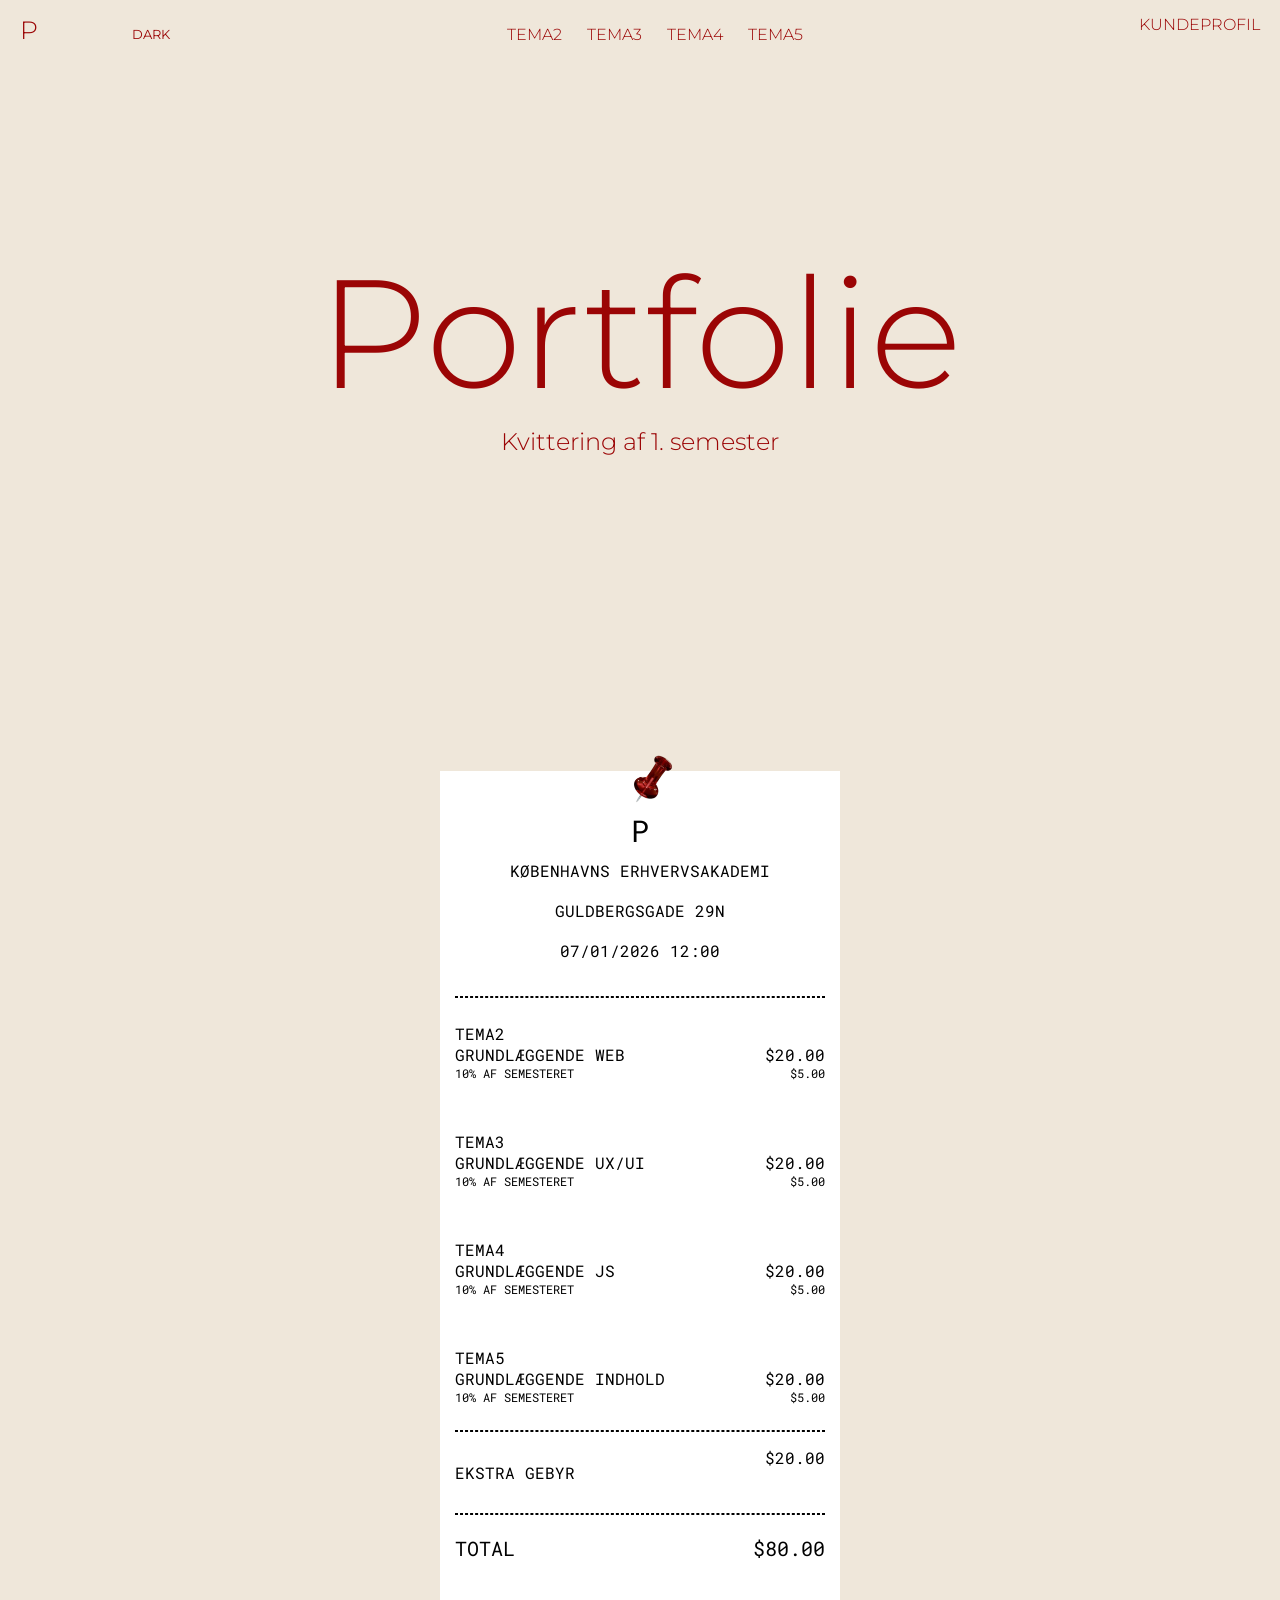
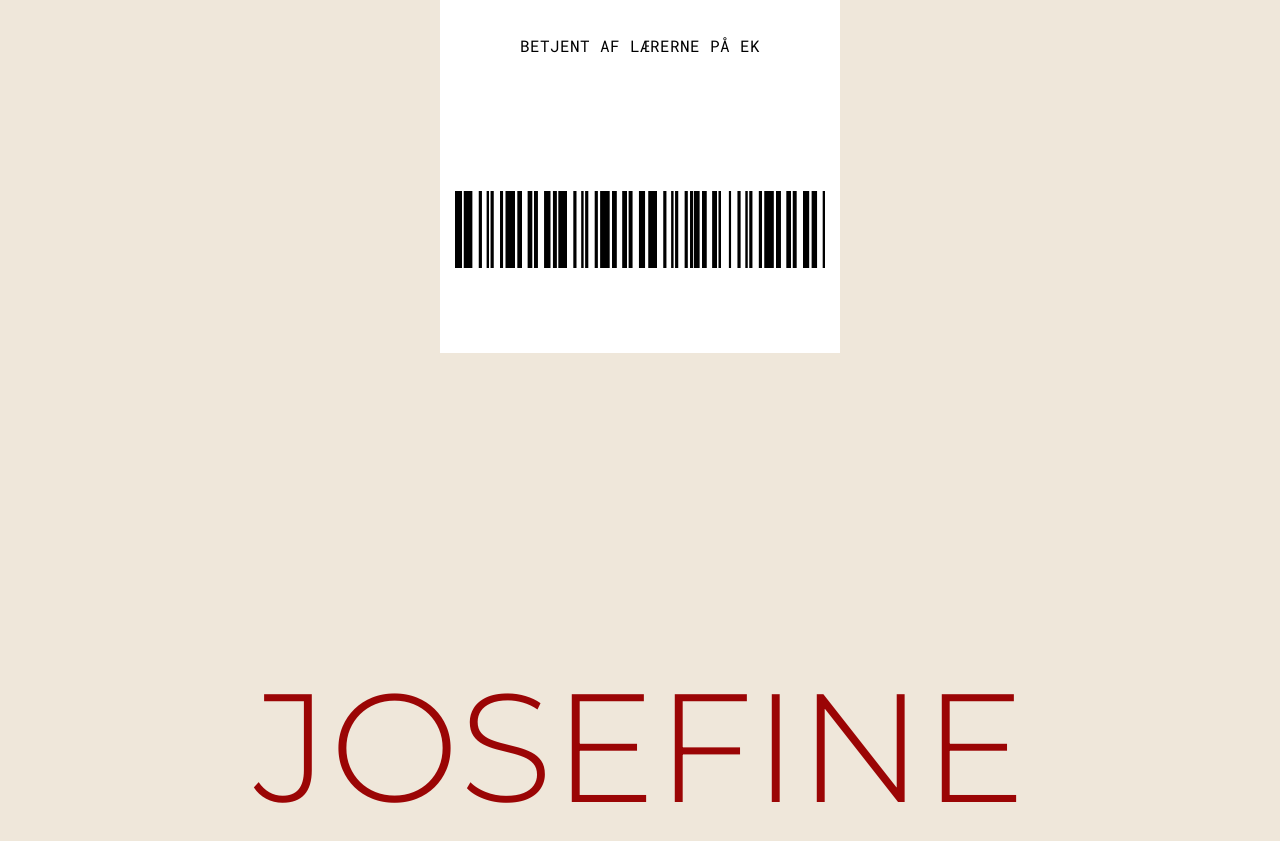
<file: index.html>
<!DOCTYPE html>
<html lang="da">

<head>
    <meta name="robots" content="noindex">
    <meta charset="UTF-8">
    <meta name="viewport" content="width=device-width, initial-scale=1.0">
    <title>Portfolie Josefine</title>
    <link rel="icon" type="image/x-icon" href="img/favIkon.png">

    <link rel="stylesheet" href="css/generel.css">
    <link rel="stylesheet" href="css/menu.css">
    <link rel="stylesheet" href="css/style.css">
    <!-- <link rel="stylesheet" href="hover.css"> -->

    <link rel="preconnect" href="https://fonts.googleapis.com">
    <link rel="preconnect" href="https://fonts.gstatic.com" crossorigin>
    <link href="https://fonts.googleapis.com/css2?family=Montserrat:ital,wght@0,100..900;1,100..900&display=swap"
        rel="stylesheet">

    <link rel="preconnect" href="https://fonts.googleapis.com">
    <link rel="preconnect" href="https://fonts.gstatic.com" crossorigin>
    <link
        href="https://fonts.googleapis.com/css2?family=Montserrat:ital,wght@0,100..900;1,100..900&family=Roboto+Mono:ital,wght@0,100..700;1,100..700&display=swap"
        rel="stylesheet">

</head>

<body>
    <header>
        <div>
            <div class="logo_container">
                <a class="logo" href="index.html">P</a>
                <button id="dark_btn" class="menuItem">Dark</button>
            </div>
        </div>

        <div class="menu_container">
            <nav>
                <ul class="menu" id="menu">

                    <li><a href="tema2.html">tema2</a></li>
                    <li><a href="tema3.html">tema3</a></li>
                    <li><a href="tema4.html">tema4</a></li>
                    <li><a href="tema5.html">tema5</a></li>

                </ul>
        </div>

        <div class="kunde_container">
            <ul>
                <li><a class="kundeprofil" id="kunde" href="kundeprofil.html">kundeprofil</a></li>
            </ul>
        </div>

        <button class="burger">
            <span class="line"></span>
            <span class="line"></span>
            <span class="line"></span>
        </button>
        </nav>

    </header>

    <main>
        <div class="overskrift">
            <h1>Portfolie</h1>
            <h2>Kvittering af 1. semester</h2>
        </div>


        <div class="kvittering">

            <div class="pin_container">
                <img class="pin" src="img/pin.png" alt="pin">
            </div>

            <div class="adresse">
                <p class="p_kvit">P</p>
                <p>KØBENHAVNS ERHVERVSAKADEMI</p>
                <p>GULDBERGSGADE 29N</p>
                <p>07/01/2026 12:00</p>
            </div>
            <hr>

            <div>

                <div class="tema_kvit">

                    <p>TEMA2</p>

                    <div class="btn_kvit">
                        <a class="titel" href="tema2.html">GRUNDLÆGGENDE WEB</a>
                        <p class="pris">$20.00</p>
                    </div>
                    <div class="procent">
                        <p> 10% AF SEMESTERET</p>
                        <p class="pris">$5.00</p>
                    </div>
                </div>





                <div class="tema_kvit">
                    <p>TEMA3</p>
                    <div class="btn_kvit">
                        <a class="titel" href="tema3.html">GRUNDLÆGGENDE UX/UI</a>
                        <p class="pris">$20.00</p>
                    </div>
                    <div class="procent">
                        <p> 10% AF SEMESTERET</p>
                        <p class="pris">$5.00</p>
                    </div>
                </div>

                <div class="tema_kvit">
                    <p>TEMA4</p>
                    <div class="btn_kvit">
                        <a class="titel" href="tema4.html">GRUNDLÆGGENDE JS</a>
                        <p class="pris">$20.00</p>
                    </div>
                    <div class="procent">
                        <p>10% AF SEMESTERET</p>
                        <p class="pris">$5.00</p>
                    </div>
                </div>

                <div class="tema_kvit">
                    <p>TEMA5</p>
                    <div class="btn_kvit">
                        <a class="titel" href="tema5.html">GRUNDLÆGGENDE INDHOLD</a>
                        <p class="pris">$20.00</p>
                    </div>
                    <div class="procent">
                        <p>10% AF SEMESTERET</p>
                        <p class="pris">$5.00</p>
                    </div>
                </div>




            </div>

            <hr>

            <div class="gebyr">
                <p class="gebyr">EKSTRA GEBYR</p>
                <p class="pris">$20.00</p>
            </div>


            <hr>


            <div class="total">
                <p>TOTAL</p>
                <p>$80.00</p>
            </div>


            <p class="betjent">BETJENT AF LÆRERNE PÅ EK</p>


            <div>
                <img class="stregkode" src="img/stregkode.png" alt="stregkode">
            </div>


        </div>


    </main>


    <footer>
        <div>
            <h1>JOSEFINE</h1>
        </div>
    </footer>

    <script src="js/dark.js"></script>
    <script src="js/generel.js"></script>
</body>

</html>
</file>
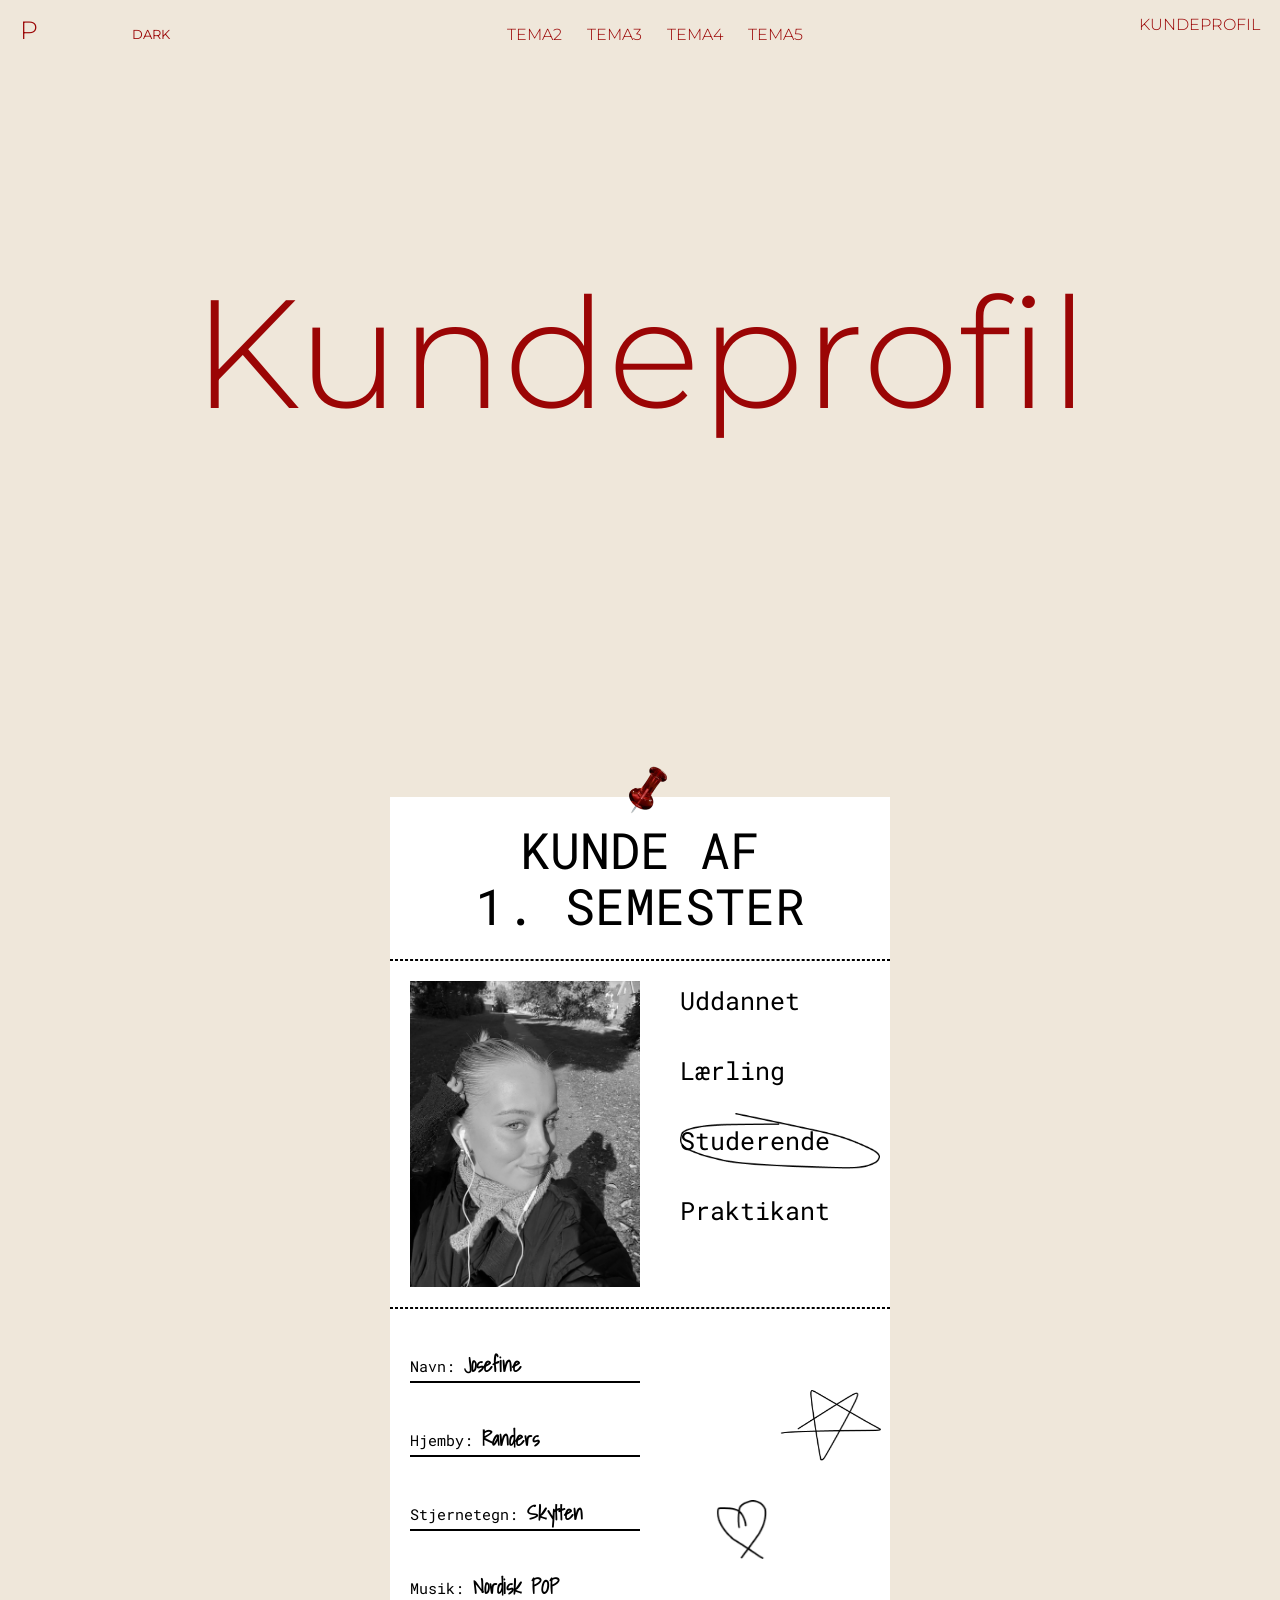
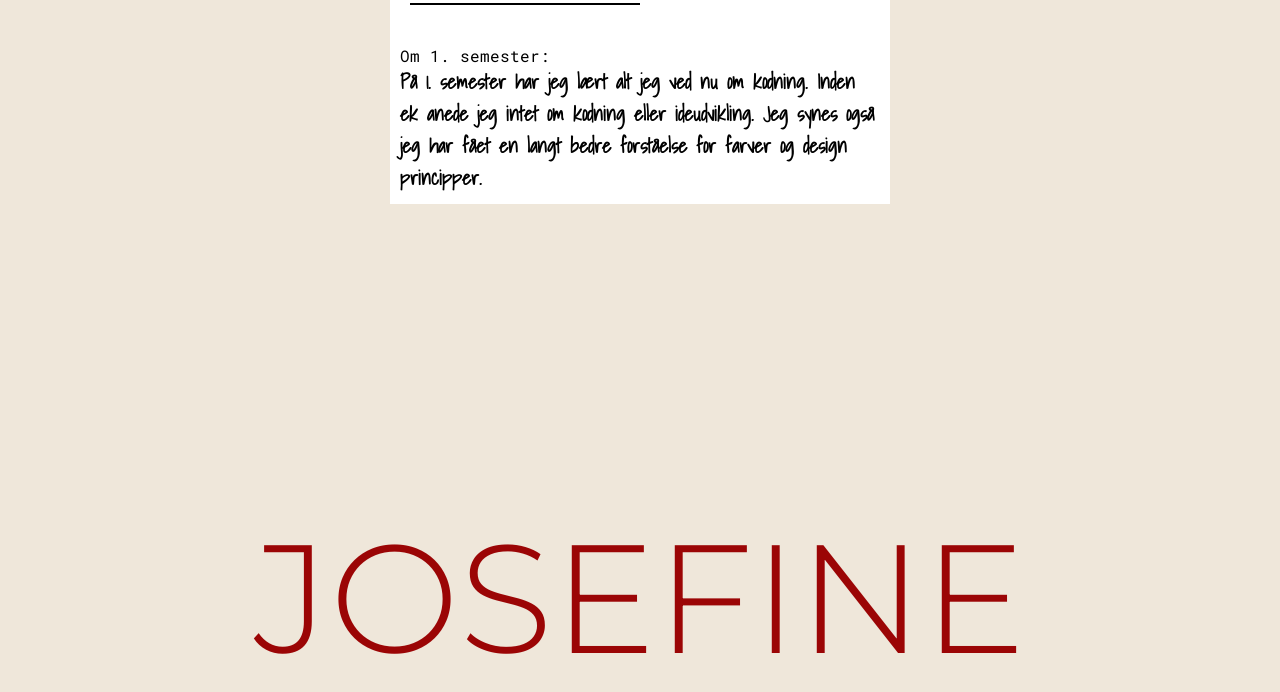
<file: kundeprofil.html>
<!DOCTYPE html>
<html lang="da">

<head>
    <meta name="robots" content="noindex">
    <meta charset="UTF-8">
    <meta name="viewport" content="width=device-width, initial-scale=1.0">
    <title>KUNDEPROFIL</title>
    <link rel="icon" type="image/x-icon" href="img/favIkon.png">

    <link rel="stylesheet" href="css/generel.css">
    <link rel="stylesheet" href="css/menu.css">
    <link rel="stylesheet" href="css/style.css">

    <link rel="preconnect" href="https://fonts.googleapis.com">
    <link rel="preconnect" href="https://fonts.gstatic.com" crossorigin>
    <link href="https://fonts.googleapis.com/css2?family=Montserrat:ital,wght@0,100..900;1,100..900&display=swap"
        rel="stylesheet">

    <link rel="preconnect" href="https://fonts.googleapis.com">
    <link rel="preconnect" href="https://fonts.gstatic.com" crossorigin>
    <link
        href="https://fonts.googleapis.com/css2?family=Montserrat:ital,wght@0,100..900;1,100..900&family=Roboto+Mono:ital,wght@0,100..700;1,100..700&display=swap"
        rel="stylesheet">

    <link rel="preconnect" href="https://fonts.googleapis.com">
    <link rel="preconnect" href="https://fonts.gstatic.com" crossorigin>
    <link href="https://fonts.googleapis.com/css2?family=Shadows+Into+Light&display=swap" rel="stylesheet">

</head>

<body>
    <header>
        <div>
            <div class="logo_container">
                <a class="logo" href="index.html">P</a>
                <button id="dark_btn" class="menuItem">Dark</button>
            </div>
        </div>

        <div class="menu_container">
            <nav>
                <ul class="menu" id="menu">
                    <li><a href="tema2.html">tema2</a></li>
                    <li><a href="tema3.html">tema3</a></li>
                    <li><a href="tema4.html">tema4</a></li>
                    <li><a href="tema5.html">tema5</a></li>

                </ul>
        </div>

        <div class="kunde_container">
            <ul>
                <li><a class="kundeprofil" id="kunde" href="kundeprofil.html">kundeprofil</a></li>
            </ul>
        </div>

        <button class="burger">
            <span class="line"></span>
            <span class="line"></span>
            <span class="line"></span>
        </button>
        </nav>

    </header>

    <main>
        <h1 class="KundeOverskrift">Kundeprofil</h1>

        <section class="mainCard">

            <div class="pin_container">
                <img class="pin" src="img/pin.png" alt="pin">
            </div>

            <div class="overskriftKunde">
                <p class="h1Kunde">KUNDE AF <br> 1. SEMESTER</p>
            </div>
            <hr>

            <div class="grid_1_1">
                <div class="imgMig">
                    <img src="img/mig.png" alt="mig">
                </div>

                <div class="liste">
                    <ul>
                        <li>Uddannet</li>
                        <li>Lærling</li>
                        <li>Studerende</li>
                        <li>Praktikant</li>
                    </ul>
                    <img class="cirkel" src="img/cirkel.png" alt="cirkel">
                </div>
            </div>


            <hr>
            <div>
                <div class="grid_1_2">
                    <ul class="mainHand">
                        <li class="spg">Navn: <p class="hand">Josefine</p>
                        </li>
                        <hr class="linje">
                        <li class="spg">Hjemby: <p class="hand">Randers</p>
                        </li>
                        <hr class="linje">
                        <li class="spg">Stjernetegn: <p class="hand">Skytten</p>
                        </li>
                        <hr class="linje">
                        <li class="spg">Musik: <p class="hand">Nordisk POP</p>
                        </li>
                        <hr class="linje">

                    </ul>
                </div>
                <div><img class="hjerte" src="img/hjerte.png" alt="hjerte">
                    <img class="stjerne" src="img/storStjerne.png" alt="stjerne">
                </div>


            </div>

            <div class="tekst">
                <p>Om 1. semester:</p>
                <p class="hand">
                    På 1. semester har jeg lært alt jeg ved nu om kodning. Inden ek anede jeg intet om kodning eller
                    ideudvikling.
                    Jeg synes også jeg har fået en langt bedre forståelse for farver og design principper.</p>
            </div>
        </section>

    </main>

    <footer>
        <h1>JOSEFINE</h1>
    </footer>
    <script src="js/dark.js"></script>
    <script src="js/generel.js"></script>
</body>

</html>
</file>
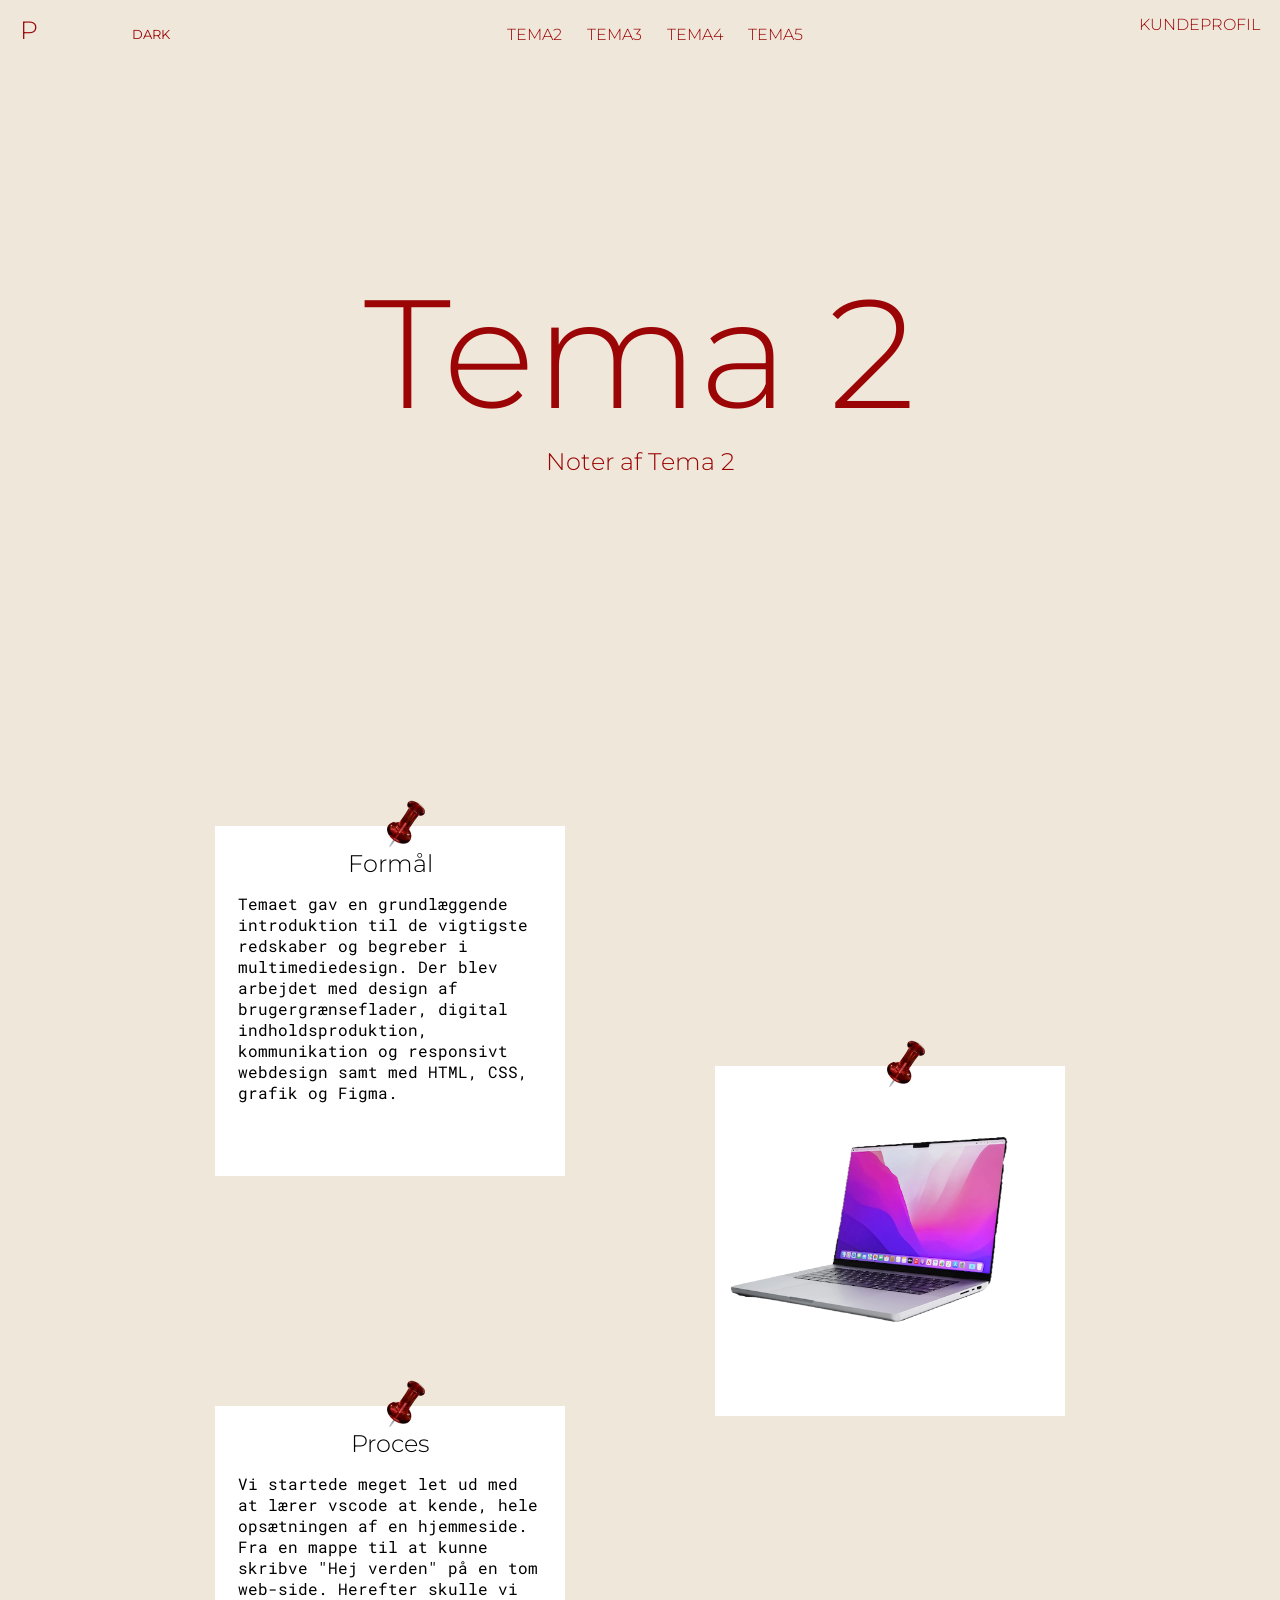
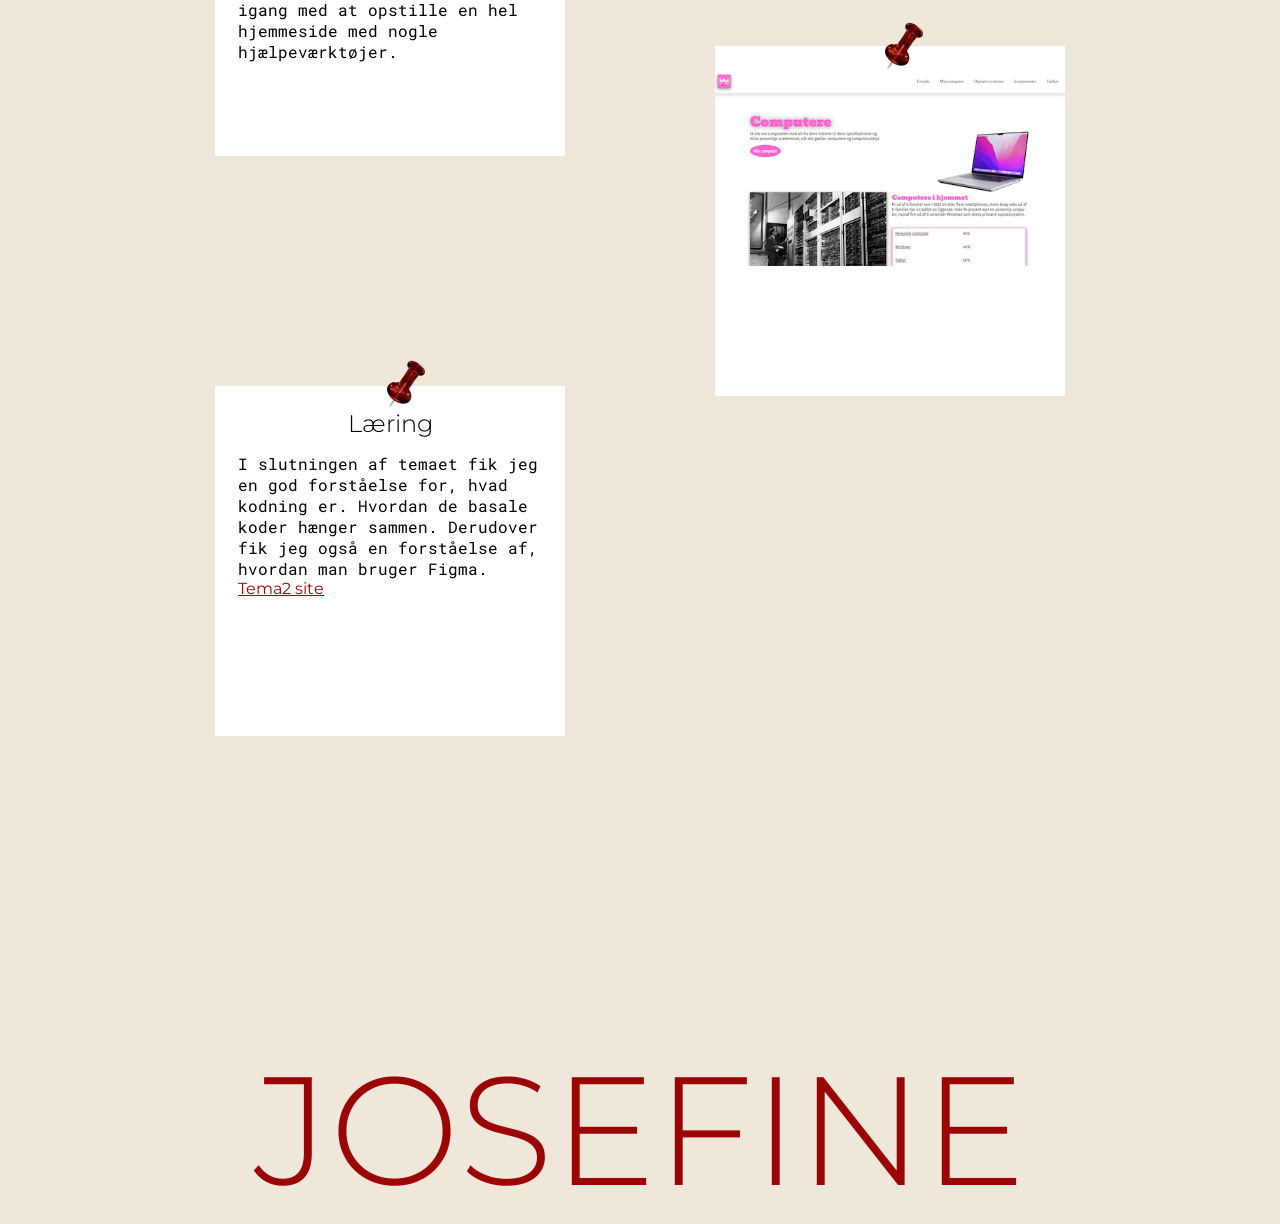
<file: tema2.html>
<!DOCTYPE html>
<html lang="da">

<head>
    <meta name="robots" content="noindex">
    <meta charset="UTF-8">
    <meta name="viewport" content="width=device-width, initial-scale=1.0">
    <title>TEMA2</title>
    <link rel="icon" type="image/x-icon" href="img/favIkon.png">

    <link rel="stylesheet" href="css/generel.css">
    <link rel="stylesheet" href="css/menu.css">
    <link rel="stylesheet" href="css/style.css">

    <link rel="preconnect" href="https://fonts.googleapis.com">
    <link rel="preconnect" href="https://fonts.gstatic.com" crossorigin>
    <link href="https://fonts.googleapis.com/css2?family=Montserrat:ital,wght@0,100..900;1,100..900&display=swap"
        rel="stylesheet">

    <link rel="preconnect" href="https://fonts.googleapis.com">
    <link rel="preconnect" href="https://fonts.gstatic.com" crossorigin>
    <link
        href="https://fonts.googleapis.com/css2?family=Montserrat:ital,wght@0,100..900;1,100..900&family=Roboto+Mono:ital,wght@0,100..700;1,100..700&display=swap"
        rel="stylesheet">

</head>

<body>
    <header>
        <div>
            <div class="logo_container">
                <a class="logo" href="index.html">P</a>
                <button id="dark_btn" class="menuItem">Dark</button>
            </div>
        </div>

        <div class="menu_container">
            <nav>
                <ul class="menu" id="menu">
                    <li><a href="tema2.html">tema2</a></li>
                    <li><a href="tema3.html">tema3</a></li>
                    <li><a href="tema4.html">tema4</a></li>
                    <li><a href="tema5.html">tema5</a></li>

                </ul>
        </div>

        <div class="kunde_container">
            <ul>
                <li><a class="kundeprofil" id="kunde" href="kundeprofil.html">kundeprofil</a></li>
            </ul>
        </div>

        <button class="burger">
            <span class="line"></span>
            <span class="line"></span>
            <span class="line"></span>
        </button>
        </nav>



    </header>

    <main>

        <div class="overskriftTema">
            <h1 class="h1tema">Tema 2</h1>
            <h2>Noter af Tema 2</h2>
        </div>

        <section class="grid_1">

            <div class="card">
                <div class="pin_container">
                    <img class="pin2" src="img/pin.png" alt="pin">
                </div>
                <h2 class="h2card">Formål</h2>
                <p>Temaet gav en grundlæggende introduktion til de vigtigste redskaber og begreber i multimediedesign.
                    Der blev arbejdet
                    med design af brugergrænseflader, digital indholdsproduktion, kommunikation og responsivt webdesign
                    samt med HTML, CSS,
                    grafik og Figma.</p>
            </div>



            <div class="card2">
                <div class="pin_container">
                    <img class="pin2" src="img/pin.png" alt="pin">
                </div>
                <div class="pc_container"><img class="computer" src="img/tema2computer.png" alt="computer"></div>
            </div>





            <div class="card">

                <div class="pin_container">
                    <img class="pin2" src="img/pin.png" alt="pin">
                </div>
                <h2 class="h2card">Proces</h2>
                <p>Vi startede meget let ud med at lærer vscode at kende, hele opsætningen af en hjemmeside. Fra en
                    mappe til at kunne skribve "Hej verden" på en tom web-side.
                    Herefter skulle vi igang med at opstille en hel hjemmeside med nogle hjælpeværktøjer.</p>
            </div>




            <div class="card3">
                <div class="pin_container">
                    <img class="pin2" src="img/pin.png" alt="pin">
                </div>
                <div><img class="tema2forside" src="img/tema2forside.png" alt="tema2forside"></div>
            </div>



            <div class="card">
                <div class="pin_container">
                    <img class="pin2" src="img/pin.png" alt="pin">
                </div>

                <div>
                    <h2 class="h2card">Læring</h2>
                    <p>I slutningen af temaet fik jeg en god forståelse for, hvad kodning er. Hvordan de basale koder
                        hænger
                        sammen.
                        Derudover fik jeg også en forståelse af, hvordan man bruger Figma.</p>
                </div>

                <div>
                    <a class="site" href="https://jose1linne.github.io/02.01.02-Website/index.html">Tema2 site</a>
                </div>
            </div>
        </section>



    </main>

    <footer>
        <h1>JOSEFINE</h1>
    </footer>
    <script src="js/dark.js"></script>
    <script src="js/generel.js"></script>
</body>

</html>
</file>
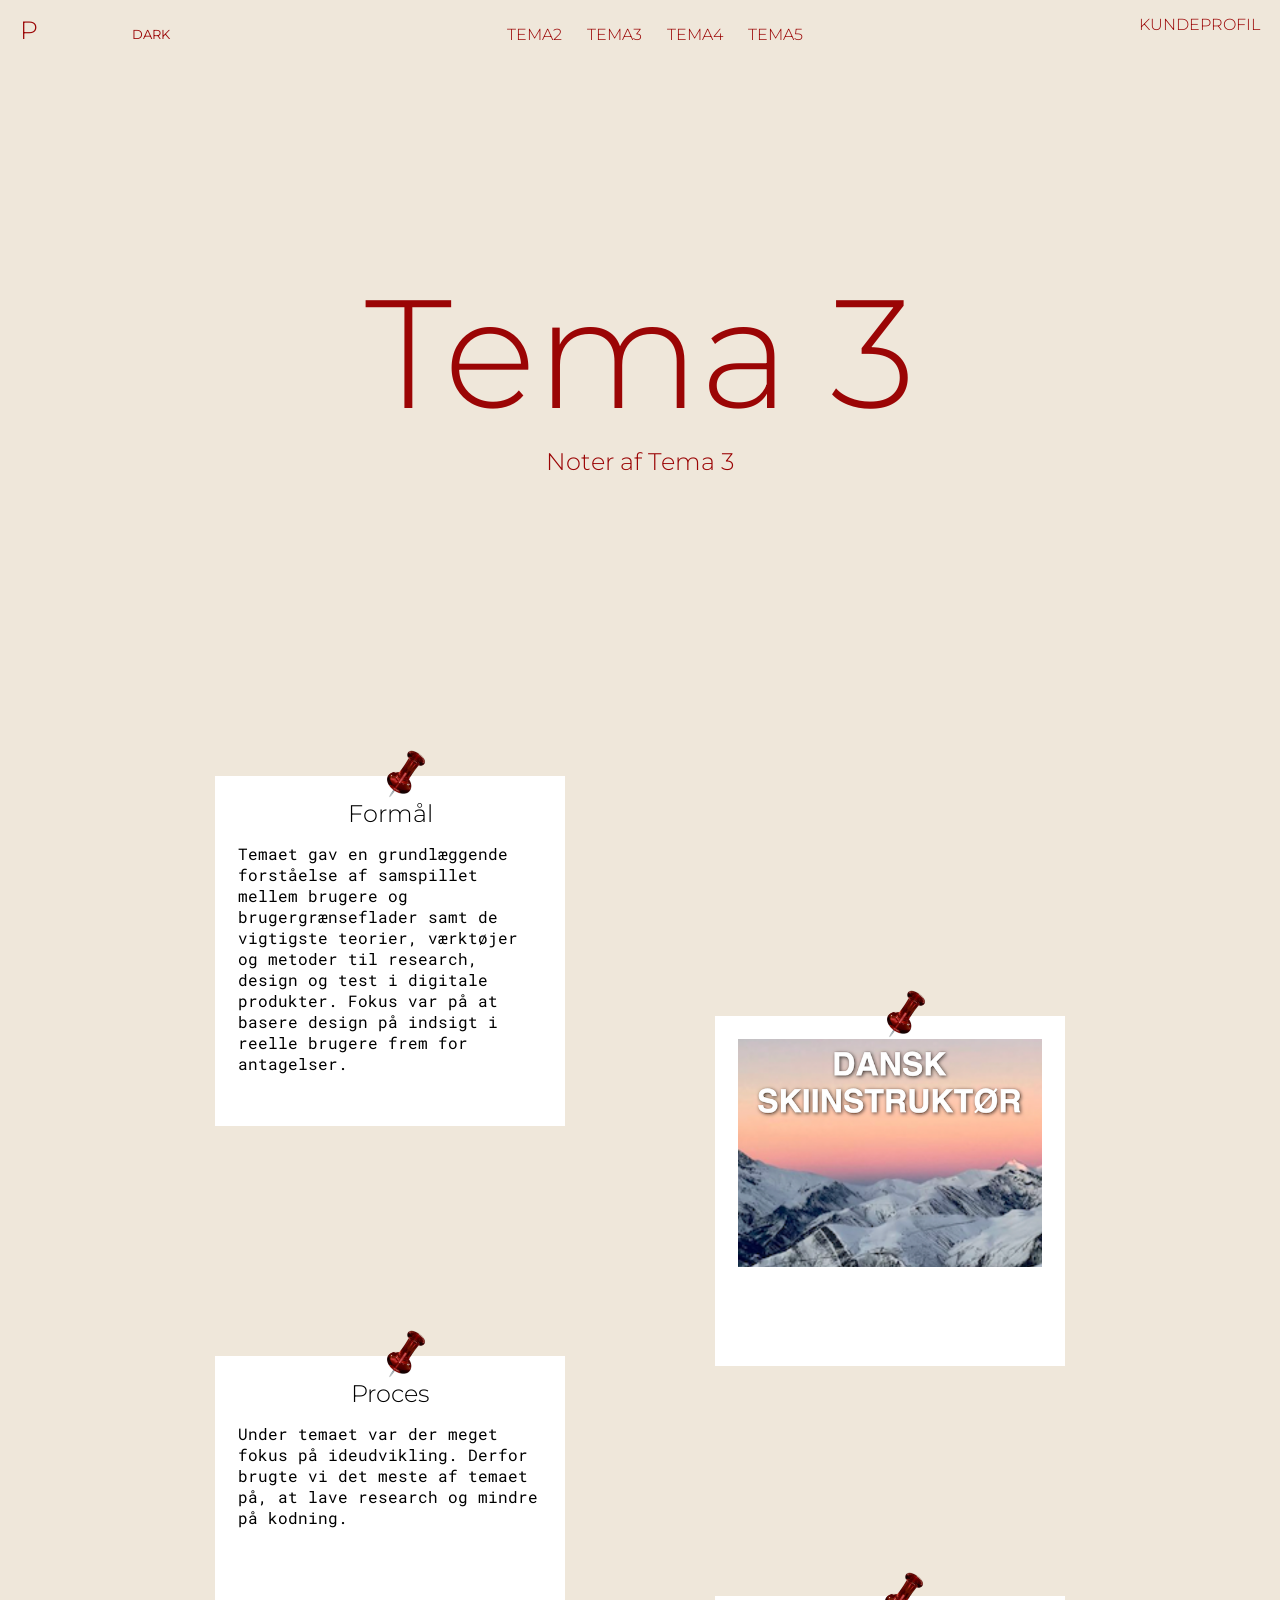
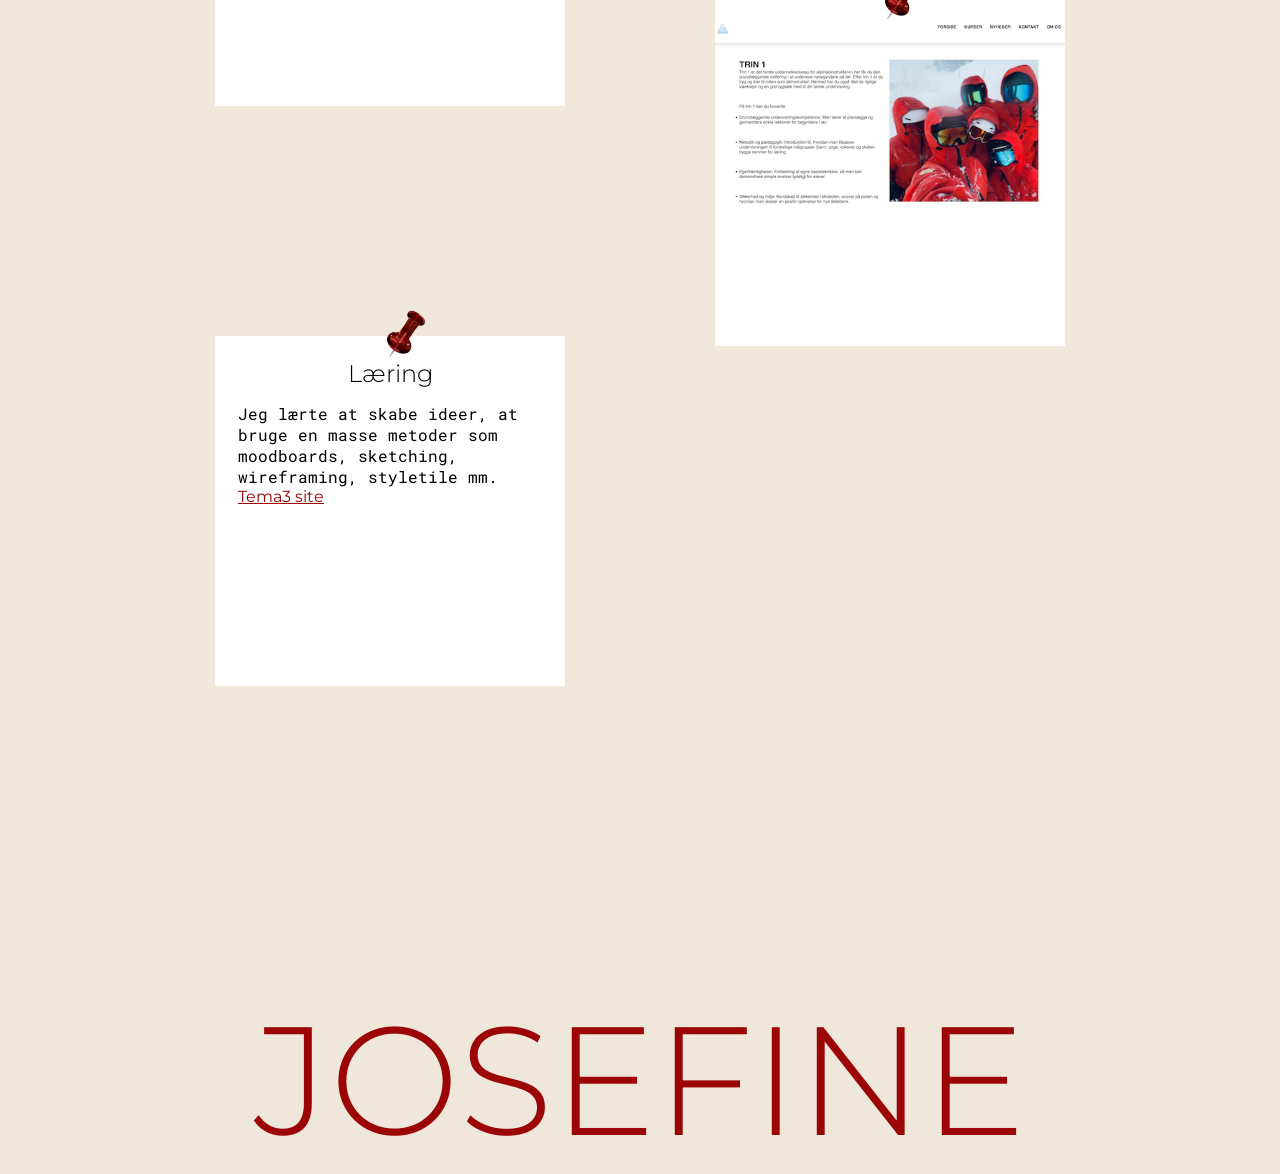
<file: tema3.html>
<!DOCTYPE html>
<html lang="da">

<head>
    <meta name="robots" content="noindex">
    <meta charset="UTF-8">
    <meta name="viewport" content="width=device-width, initial-scale=1.0">
    <title>TEMA3</title>
    <link rel="icon" type="image/x-icon" href="img/favIkon.png">

    <link rel="stylesheet" href="css/generel.css">
    <link rel="stylesheet" href="css/menu.css">
    <link rel="stylesheet" href="css/style.css">

    <link rel="preconnect" href="https://fonts.googleapis.com">
    <link rel="preconnect" href="https://fonts.gstatic.com" crossorigin>
    <link href="https://fonts.googleapis.com/css2?family=Montserrat:ital,wght@0,100..900;1,100..900&display=swap"
        rel="stylesheet">

    <link rel="preconnect" href="https://fonts.googleapis.com">
    <link rel="preconnect" href="https://fonts.gstatic.com" crossorigin>
    <link
        href="https://fonts.googleapis.com/css2?family=Montserrat:ital,wght@0,100..900;1,100..900&family=Roboto+Mono:ital,wght@0,100..700;1,100..700&display=swap"
        rel="stylesheet">
</head>

<body>
    <header>
        <div>
            <div class="logo_container">
                <a class="logo" href="index.html">P</a>
                <button id="dark_btn" class="menuItem">Dark</button>
            </div>
        </div>

        <div class="menu_container">
            <nav>
                <ul class="menu" id="menu">
                    <li><a href="tema2.html">tema2</a></li>
                    <li><a href="tema3.html">tema3</a></li>
                    <li><a href="tema4.html">tema4</a></li>
                    <li><a href="tema5.html">tema5</a></li>

                </ul>
        </div>

        <div class="kunde_container">
            <ul>
                <li><a class="kundeprofil" id="kunde" href="kundeprofil.html">kundeprofil</a></li>
            </ul>
        </div>

        <button class="burger">
            <span class="line"></span>
            <span class="line"></span>
            <span class="line"></span>
        </button>
        </nav>

    </header>

    <main>
        <div>
            <h1 class="h1tema">Tema 3</h1>
            <h2>Noter af Tema 3</h2>
        </div>

        <section class="grid_1">

            <div class="card">
                <div class="pin_container">
                    <img class="pin2" src="img/pin.png" alt="pin">
                </div>
                <h2 class="h2card">Formål</h2>
                <p>Temaet gav en grundlæggende forståelse af samspillet mellem brugere og brugergrænseflader samt de
                    vigtigste teorier,
                    værktøjer og metoder til research, design og test i digitale produkter. Fokus var på at basere
                    design på indsigt i
                    reelle brugere frem for antagelser.</p>
            </div>

            <div class="card2">
                <div class="pin_container">
                    <img class="pin2" src="img/pin.png" alt="pin">
                </div>
                <div><img src="img/tema3.png" alt="img"></div>
            </div>

            <div class="card">
                <div class="pin_container">
                    <img class="pin2" src="img/pin.png" alt="pin">
                </div>
                <h2 class="h2card">Proces</h2>
                <p>Under temaet var der meget fokus på ideudvikling. Derfor brugte vi det meste af temaet på, at
                    lave research og mindre på kodning.
                </p>
            </div>

            <div class="card3">
                <div class="pin_container">
                    <img class="pin2" src="img/pin.png" alt="pin">
                </div>
                <div><img src="img/tema3trin1.png" alt="trin"></div>
            </div>

            <div class="card">
                <div class="pin_container">
                    <img class="pin2" src="img/pin.png" alt="pin">
                </div>
                <h2 class="h2card">Læring</h2>
                <p>Jeg lærte at skabe ideer, at bruge en masse metoder som moodboards, sketching, wireframing, styletile
                    mm.

                </p>

                <div><a class="site" href="https://jose1linne.github.io/ny/Index.html">Tema3 site</a></div>

            </div>
        </section>

    </main>

    <footer>
        <h1>JOSEFINE</h1>
    </footer>

    <script src="js/dark.js"></script>
    <script src="js/generel.js"></script>
</body>

</html>
</file>
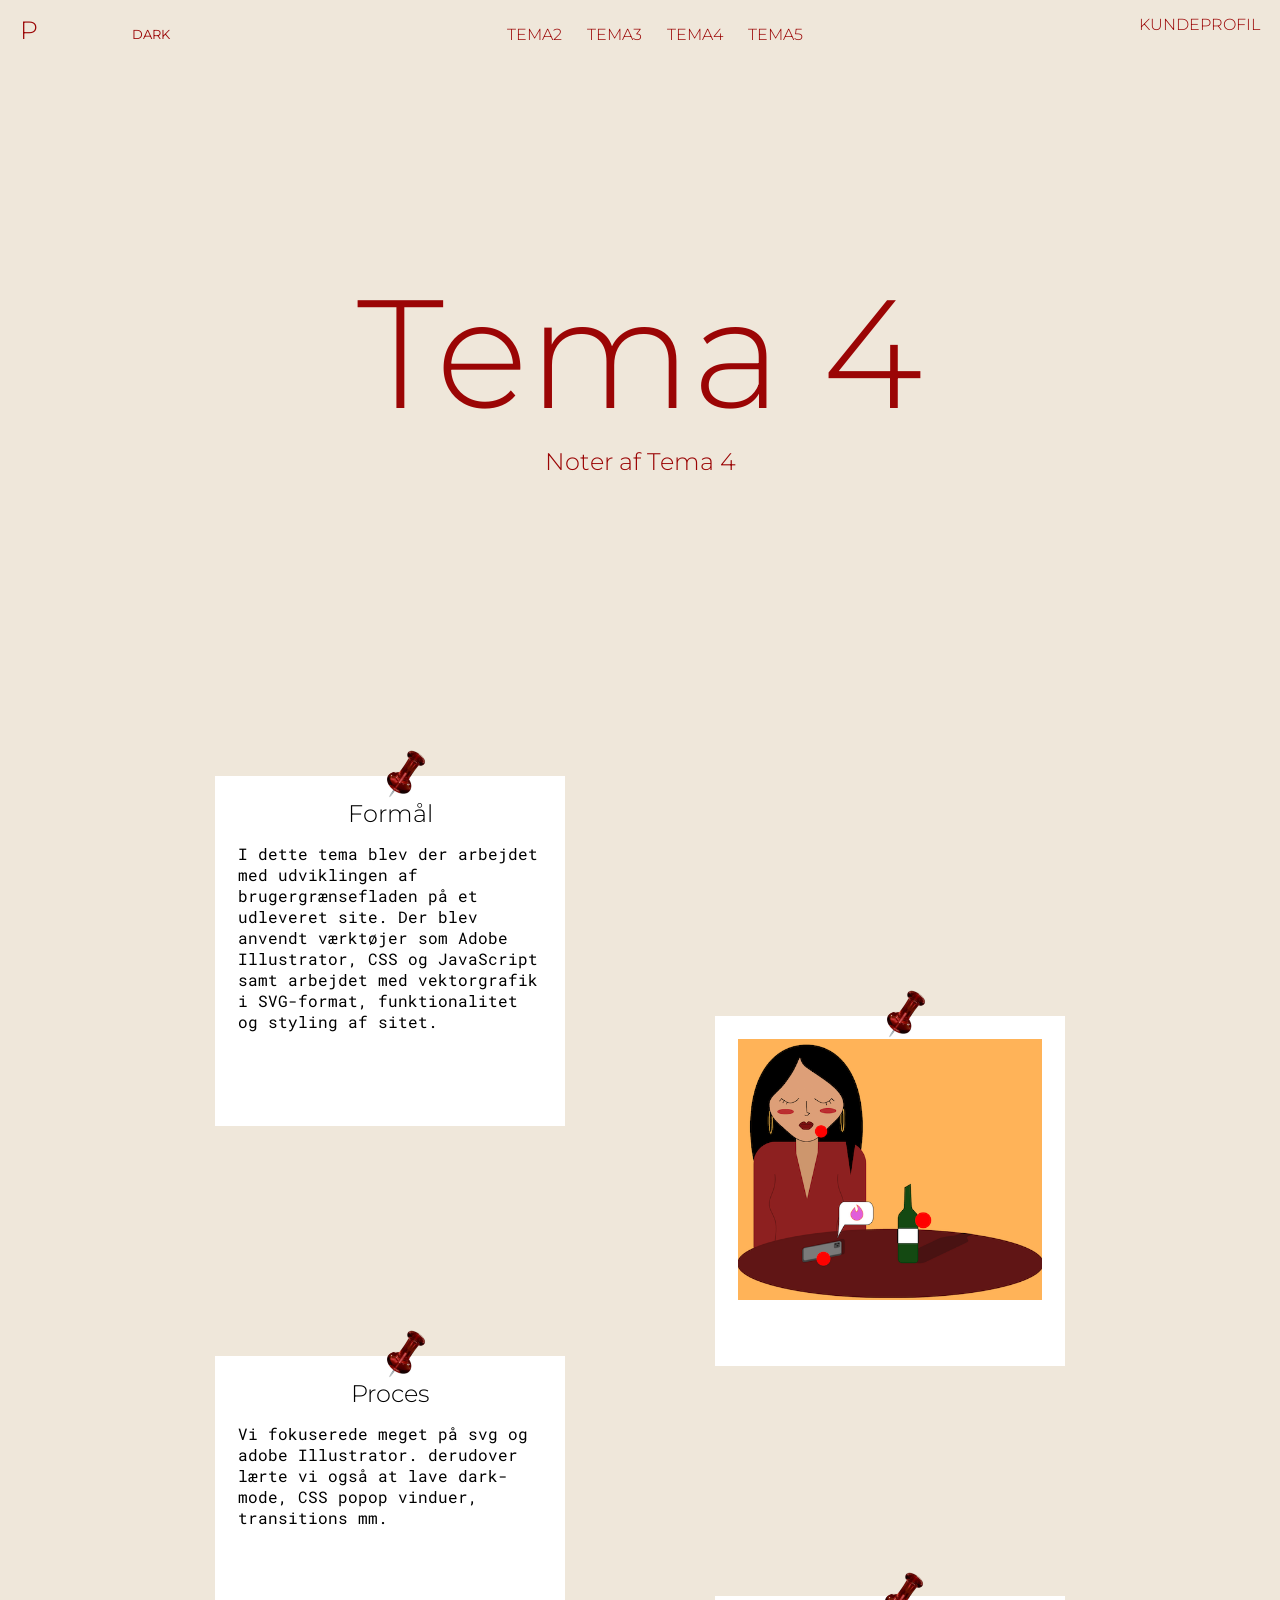
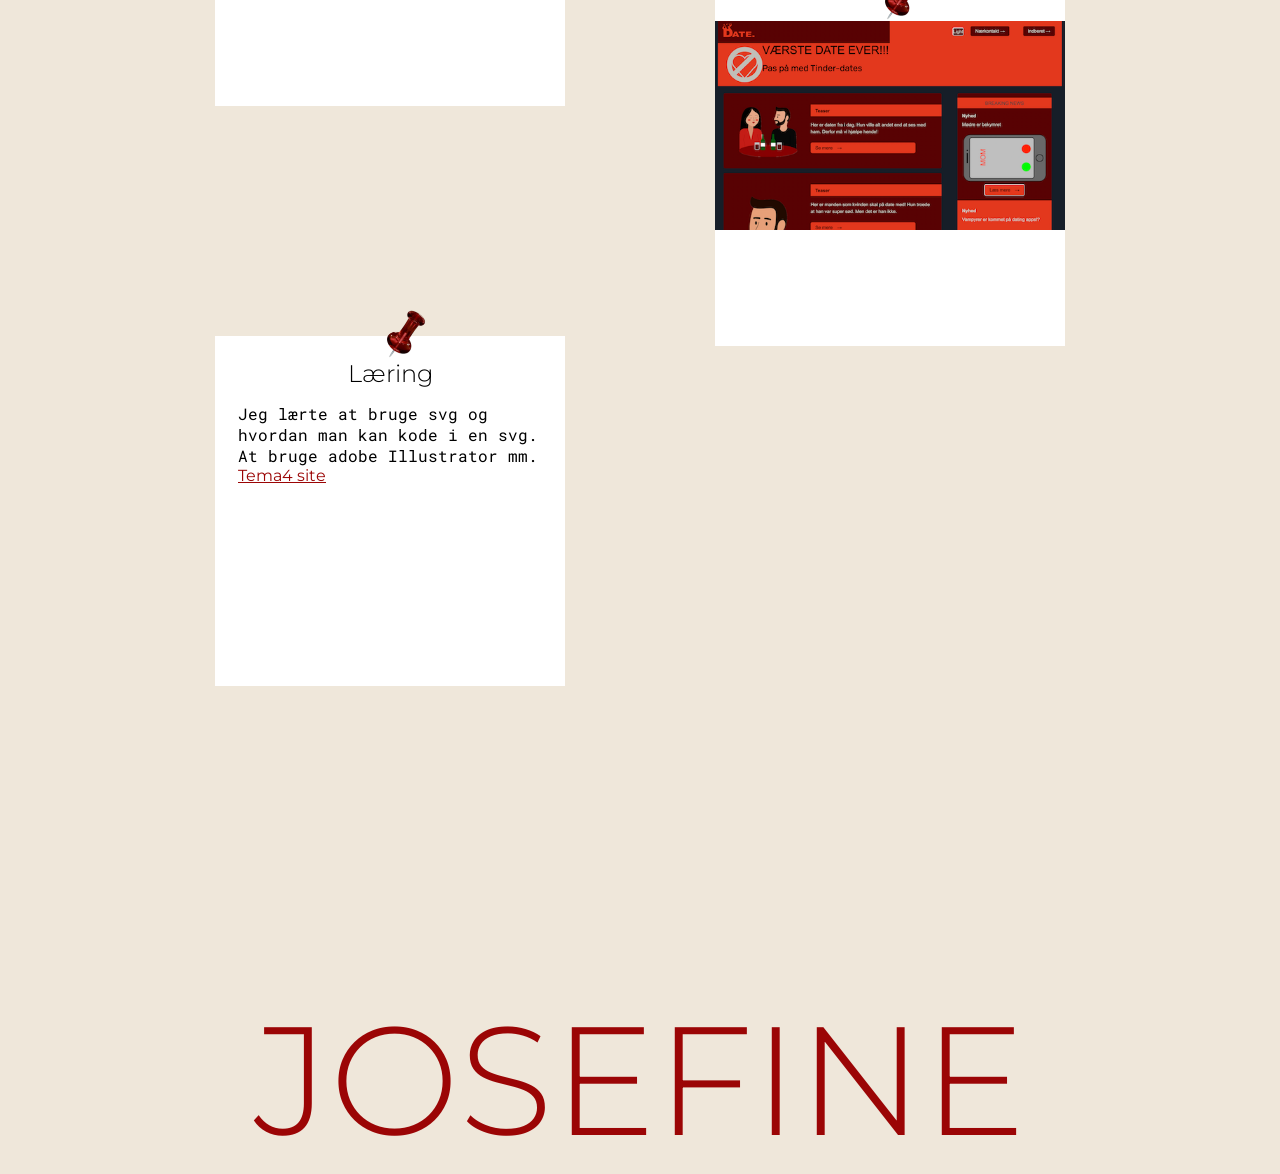
<file: tema4.html>
<!DOCTYPE html>
<html lang="da">

<head>
    <meta name="robots" content="noindex">
    <meta charset="UTF-8">
    <meta name="viewport" content="width=device-width, initial-scale=1.0">
    <title>TEMA4</title>
    <link rel="icon" type="image/x-icon" href="img/favIkon.png">

    <link rel="stylesheet" href="css/generel.css">
    <link rel="stylesheet" href="css/menu.css">
    <link rel="stylesheet" href="css/style.css">

    <link rel="preconnect" href="https://fonts.googleapis.com">
    <link rel="preconnect" href="https://fonts.gstatic.com" crossorigin>
    <link href="https://fonts.googleapis.com/css2?family=Montserrat:ital,wght@0,100..900;1,100..900&display=swap"
        rel="stylesheet">

    <link rel="preconnect" href="https://fonts.googleapis.com">
    <link rel="preconnect" href="https://fonts.gstatic.com" crossorigin>
    <link
        href="https://fonts.googleapis.com/css2?family=Montserrat:ital,wght@0,100..900;1,100..900&family=Roboto+Mono:ital,wght@0,100..700;1,100..700&display=swap"
        rel="stylesheet">
</head>

<body>
    <header>
        <div>
            <div class="logo_container">
                <a class="logo" href="index.html">P</a>
                <button id="dark_btn" class="menuItem">Dark</button>
            </div>
        </div>

        <div class="menu_container">
            <nav>
                <ul class="menu" id="menu">
                    <li><a href="tema2.html">tema2</a></li>
                    <li><a href="tema3.html">tema3</a></li>
                    <li><a href="tema4.html">tema4</a></li>
                    <li><a href="tema5.html">tema5</a></li>

                </ul>
        </div>

        <div class="kunde_container">
            <ul>
                <li><a class="kundeprofil" id="kunde" href="kundeprofil.html">kundeprofil</a></li>
            </ul>
        </div>

        <button class="burger">
            <span class="line"></span>
            <span class="line"></span>
            <span class="line"></span>
        </button>
        </nav>

    </header>

    <main>
        <div>
            <h1 class="h1tema">Tema 4</h1>
            <h2>Noter af Tema 4</h2>
        </div>

        <section class="grid_1">


            <div class="card">
                <div class="pin_container">
                    <img class="pin2" src="img/pin.png" alt="pin">
                </div>
                <h2 class="h2card">Formål</h2>
                <p>I dette tema blev der arbejdet med udviklingen af brugergrænsefladen på et udleveret site. Der blev
                    anvendt værktøjer
                    som Adobe Illustrator, CSS og JavaScript samt arbejdet med vektorgrafik i SVG-format, funktionalitet
                    og styling af
                    sitet.</p>
            </div>

            <div class="card2">
                <div class="pin_container">
                    <img class="pin2" src="img/pin.png" alt="pin">
                </div>
                <div><img src="img/tema4.png" alt="4"></div>
            </div>

            <div class="card">
                <div class="pin_container">
                    <img class="pin2" src="img/pin.png" alt="pin">
                </div>
                <h2 class="h2card">Proces</h2>
                <p>Vi fokuserede meget på svg og adobe Illustrator. derudover lærte vi også at lave dark-mode, CSS popop
                    vinduer, transitions mm.</p>
            </div>

            <div class="card3">
                <div class="pin_container">
                    <img class="pin2" src="img/pin.png" alt="pin">
                </div>
                <img src="img/tema4forsideDark.png" alt="dark">
            </div>

            <div class="card">
                <div class="pin_container">
                    <img class="pin2" src="img/pin.png" alt="pin">
                </div>
                <div>
                    <h2 class="h2card">Læring</h2>
                    <p>Jeg lærte at bruge svg og hvordan man kan kode i en svg. At bruge adobe Illustrator mm.</p>
                </div>
                <div><a class="site" href="https://jose1linne.github.io/zombieangreb/">Tema4 site</a></div>

            </div>

        </section>




    </main>

    <footer>
        <h1>JOSEFINE</h1>
    </footer>
    <script src="js/dark.js"></script>
    <script src="js/generel.js"></script>
</body>

</html>
</file>
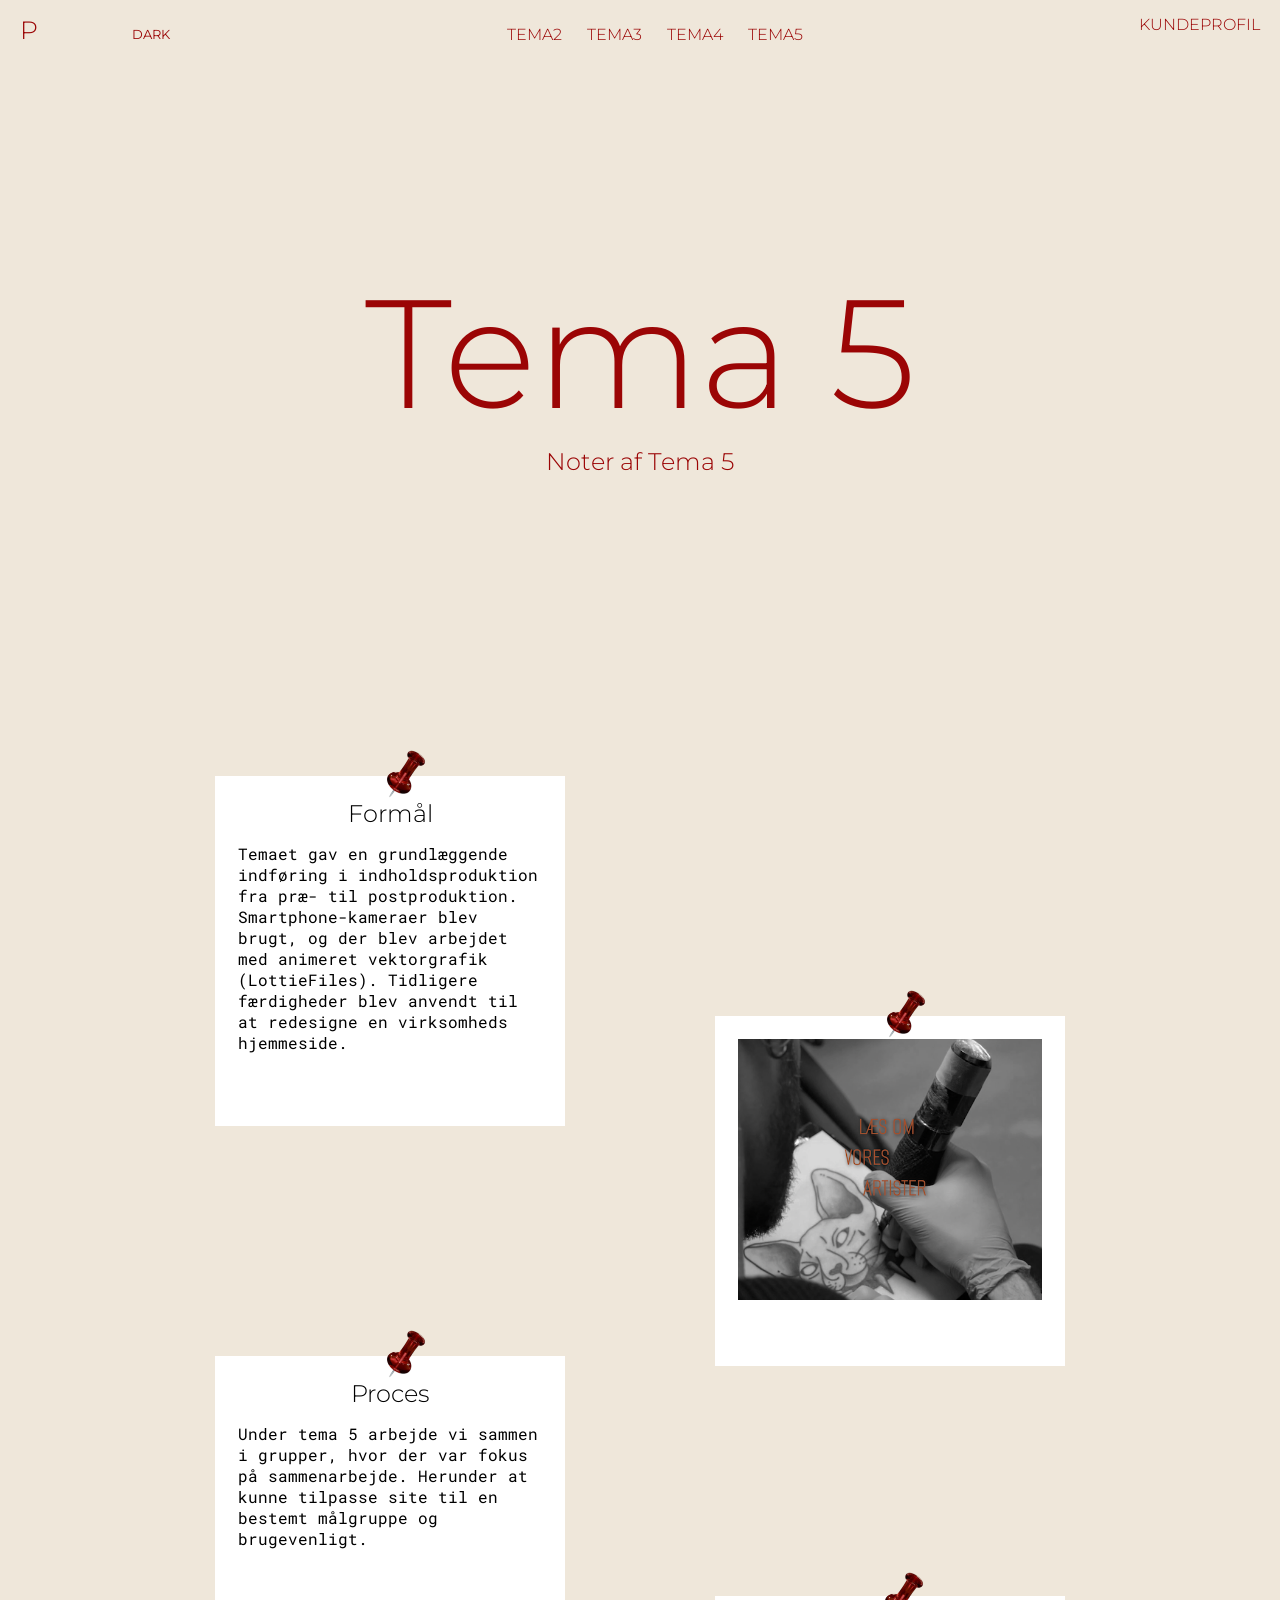
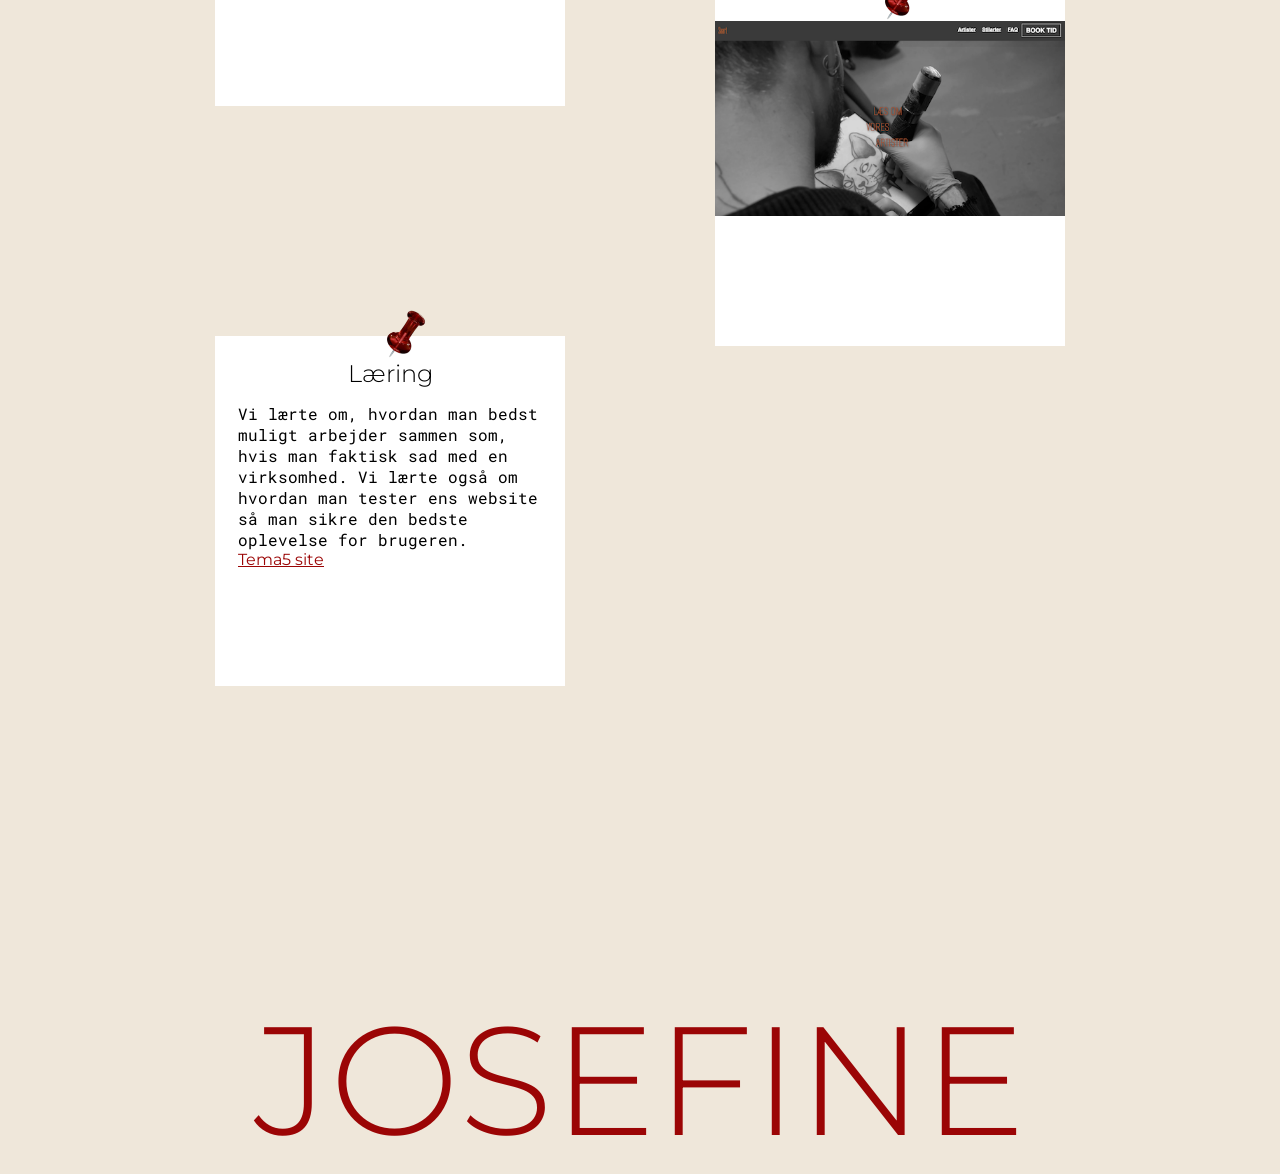
<file: tema5.html>
<!DOCTYPE html>
<html lang="da">

<head>
    <meta name="robots" content="noindex">
    <meta charset="UTF-8">
    <meta name="viewport" content="width=device-width, initial-scale=1.0">
    <title>tema5</title>
    <link rel="icon" type="image/x-icon" href="img/favIkon.png">

    <link rel="stylesheet" href="css/generel.css">
    <link rel="stylesheet" href="css/menu.css">
    <link rel="stylesheet" href="css/style.css">

    <link rel="preconnect" href="https://fonts.googleapis.com">
    <link rel="preconnect" href="https://fonts.gstatic.com" crossorigin>
    <link href="https://fonts.googleapis.com/css2?family=Montserrat:ital,wght@0,100..900;1,100..900&display=swap"
        rel="stylesheet">

    <link rel="preconnect" href="https://fonts.googleapis.com">
    <link rel="preconnect" href="https://fonts.gstatic.com" crossorigin>
    <link
        href="https://fonts.googleapis.com/css2?family=Montserrat:ital,wght@0,100..900;1,100..900&family=Roboto+Mono:ital,wght@0,100..700;1,100..700&display=swap"
        rel="stylesheet">
</head>

<body>
    <header>
        <div>
            <div class="logo_container">
                <a class="logo" href="index.html">P</a>
                <button id="dark_btn" class="menuItem">Dark</button>
            </div>
        </div>

        <div class="menu_container">
            <nav>
                <ul class="menu" id="menu">
                    <li><a href="tema2.html">tema2</a></li>
                    <li><a href="tema3.html">tema3</a></li>
                    <li><a href="tema4.html">tema4</a></li>
                    <li><a href="tema5.html">tema5</a></li>

                </ul>
        </div>

        <div class="kunde_container">
            <ul>
                <li><a class="kundeprofil" id="kunde" href="kundeprofil.html">kundeprofil</a></li>
            </ul>
        </div>

        <button class="burger">
            <span class="line"></span>
            <span class="line"></span>
            <span class="line"></span>
        </button>
        </nav>

    </header>

    <main>

        <div>
            <h1 class="h1tema">Tema 5</h1>
            <h2>Noter af Tema 5</h2>
        </div>

        <section class="grid_1">

            <div class="card">
                <div class="pin_container">
                    <img class="pin2" src="img/pin.png" alt="pin">
                </div>
                <h2 class="h2card">Formål</h2>
                <p>Temaet gav en grundlæggende indføring i indholdsproduktion fra præ- til postproduktion.
                    Smartphone-kameraer blev brugt,
                    og der blev arbejdet med animeret vektorgrafik (LottieFiles). Tidligere færdigheder blev anvendt til
                    at redesigne en
                    virksomheds hjemmeside.</p>
            </div>

            <div class="card2">
                <div class="pin_container">
                    <img class="pin2" src="img/pin.png" alt="pin">
                </div>
                <div><img src="img/tema5.png" alt="5"></div>
            </div>

            <div class="card">
                <div class="pin_container">
                    <img class="pin2" src="img/pin.png" alt="pin">
                </div>
                <h2 class="h2card">Proces</h2>
                <p>Under tema 5 arbejde vi sammen i grupper, hvor der var fokus på sammenarbejde. Herunder at kunne
                    tilpasse site til en bestemt målgruppe og brugevenligt.</p>
            </div>

            <div class="card3">
                <div class="pin_container">
                    <img class="pin2" src="img/pin.png" alt="pin">
                </div>
                <div><img src="img/tema5fuldSkaerm.png" alt="55"></div>
            </div>

            <div class="card">
                <div class="pin_container">
                    <img class="pin2" src="img/pin.png" alt="pin">
                </div>

                <div>
                    <h2 class="h2card">Læring</h2>
                    <p>Vi lærte om, hvordan man bedst muligt arbejder sammen som, hvis man faktisk sad med en
                        virksomhed. Vi lærte også om hvordan man tester ens website så man sikre den bedste oplevelse
                        for brugeren. </p>
                </div>

                <div><a class="site" href="https://katrineriis.github.io/virksomheds_main/">Tema5 site</a></div>
            </div>
        </section>




    </main>

    <footer>
        <h1>JOSEFINE</h1>
    </footer>

    <script src="js/dark.js"></script>
    <script src="js/generel.js"></script>
</body>

</html>
</file>
<file: css/generel.css>
/*************** Reset *********************/
* {
  margin: 0;
  padding: 0;
  box-sizing: border-box;
}

img {
  width: 100%;
  height: auto;
  display: block;
}

:root {
  color-scheme: light;

  --primary-bg-color: light-dark(#efe7da, #6e5649);

  --color-text: black;
  --pimary-nav-h1-color: light-dark(#9b0505, #efe7da);

  --card-bg-color: white;

  --alm-font: "Roboto Mono", monospace;
  --btn-dark-bg: light-dark(#efe7da, #6e5649);
  --btn-dark-color: light-dark(#9b0505, #efe7da);
}

html.dark {
  color-scheme: dark;
}

body {
  background-color: var(--primary-bg-color);
}

h1 {
  color: var(--pimary-nav-h1-color);
  font-family: "Montserrat", sans-serif;
  font-weight: 300;
  font-size: clamp(100px, 12vw, 250px);
  /* font-size: 85px; */
  text-align: center;
}

h2 {
  color: var(--pimary-nav-h1-color);
  font-family: "Montserrat", sans-serif;
  font-weight: 300;
  margin-bottom: 15px;
  text-align: center;
}

p {
  font-family: "Roboto Mono", monospace;
  color: var(--color-text);
}

.titel {
  color: black;
  font-family: "Roboto Mono", monospace;
  text-decoration: none;
}

hr {
  width: 100%; /**når hr er et grid bliver den usynlig, så det fikser den**/
  border: 1px dashed black; /*for at gøre dem stiplet*/
}

a {
  color: var(--color-text);
}

li {
  list-style: none;
  color: var(--color-text);
}

footer {
  margin-top: 300px;
}
</file>
<file: css/menu.css>
/****************** menu ****************/
.logo {
  font-weight: 300;
  font-family: "Montserrat", sans-serif;
  font-size: 25px;
  color: var(--pimary-nav-h1-color);
  text-transform: uppercase;
  text-decoration: none;
  padding-right: 90px;
}

header {
  position: sticky;
  top: 0;
  padding: 15px 20px;
  display: flex;
  justify-content: space-between;
  text-transform: uppercase;
}

.kundeprofil {
  font-family: "Montserrat", sans-serif;
  color: var(--pimary-nav-h1-color);
  text-decoration: none;
  font-weight: 300;
}

.menu {
  display: flex;
  list-style: none;
  margin: 0;
  padding: 0;
  text-align: center;
}

.menu li {
  margin-right: 5px;
}

.menu li:last-child {
  margin-right: 0;
}

.menu a {
  display: block;
  padding: 10px;
  transition: color 0.3s;
  text-align: end;

  font-weight: 300;
  font-family: "Montserrat", sans-serif;
  color: var(--pimary-nav-h1-color);
  text-transform: uppercase;
  text-decoration: none;
}

.burger {
  display: none;
  width: 30px;
  height: 20px;
  cursor: pointer;
}

.burger .line {
  display: block;
  width: 100%;
  height: 2px;
  background-color: var(--pimary-nav-h1-color);
  margin-bottom: 5px;
  transition: 0.2s linear;
}

/********** Mobilfirst **************/
@media screen and (max-width: 800px) {
  .menu {
    display: none;
  }
  .burger {
    display: block;
    justify-content: end;
    background-color: transparent;
    border: 0;
  }
  .burger.active .line:nth-child(1) {
    transform: rotate(45deg) translate(5px, 5px);
    transition: 0.2s linear;
  }

  .burger.active .line:nth-child(2) {
    opacity: 0;
    transition: 0.15s linear;
  }

  .burger.active .line:nth-child(3) {
    transform: rotate(-45deg) translate(5px, -5px);
    transition: 0.2s linear;
  }

  nav.active .menu {
    display: block;
    background-color: transparent;
    position: absolute;
    top: 70px;
    left: 0;
    width: 100%;
    z-index: 1;
  }

  nav.active .menu li {
    margin: 10px 20px;
  }

  nav.active .menu a {
    font-size: 20px;
  }
}
</file>
<file: css/style.css>
.overskrift {
  padding-top: 170px;
  padding-bottom: 300px;
}

/**********kvittering*********/

.kvittering {
  display: flex;
  align-items: stretch; /**gør at børnene fylder hele bredden**/

  background-color: var(--card-bg-color);
  max-width: 400px;
  margin: auto;
  padding: 15px;
  margin-bottom: 200px;
  flex-direction: column; /*gør elemterne i boksen lodrette og ikke vandrette*/
}

.p_kvit {
  font-size: 30px;
}

.adresse {
  padding-top: 25px;
  padding-bottom: 25px;
  line-height: 40px;
  text-align: center; /**får teksten i midten**/
}

.tema_kvit {
  padding-top: 25px;
  padding-bottom: 25px;
}

.btn_kvit {
  display: flex;
  justify-content: space-between;
}

.procent {
  font-size: 12px;

  display: flex;
  justify-content: space-between;
}

.pris {
  margin-left: auto;
}

.gebyr {
  display: flex;
  justify-content: space-between;

  padding-top: 15px;
  padding-bottom: 15px;
}

.total {
  display: flex;
  justify-content: space-between;

  padding-top: 20px;
  font-size: 20px;
}

.betjent {
  padding-top: 65px;
  padding-bottom: 25px;
  line-height: 40px;
  text-align: center; /**får teksten i midten**/
}

/*****img*****/

.pin_container {
  justify-items: center; /*gør pinen ligger i midten*/
  position: relative; /*gør det muligt at min pin kan ligges relativt*/
  overflow: visible; /*gør at når min pin stikker ud, så den ikke klippet af*/
}

.pin {
  position: absolute; /*så man kan rykke billedet hen hvor man vil uden det påvirker forældre boksen*/
  top: -32px; /* Flytter billedet 50px op over containerens top */
  left: 46%; /* Centrerer vandret */

  width: 50px;
}

.stregkode {
  padding-top: 100px;
  padding-bottom: 70px;
}

.pc_container {
  justify-items: center; /*gør pinen ligger i midten*/
  position: relative; /*gør det muligt at min pin kan ligges relativt*/
}

.computer {
  position: absolute; /*så man kan rykke billedet hen hvor man vil uden det påvirker forældre boksen*/
  top: 33px; /* Flytter billedet 50px op over containerens top */
  left: -4%; /* Centrerer vandret */
}

.tema2forside {
  width: 350px;
}

/*********tema*******/

.grid_1 {
  display: flex;
  flex-direction: column;
  align-items: center;
  max-width: 1000px;
  margin-bottom: 100px;
  margin: 100px auto;
}

.pin2 {
  position: absolute; /*så man kan rykke billedet hen hvor man vil uden det påvirker forældre boksen*/
  top: -50px; /* Flytter billedet 50px op over containerens top */
  left: 46%; /* Centrerer vandret */

  width: 50px;
}

.card {
  background-color: white;
  width: 350px;
  height: 350px;
  padding: 23px;
  margin-top: 150px;
}

.card2 {
  background-color: white;
  background-position: 20% center;
  width: 350px;
  height: 350px;
  padding: 23px;
  margin-top: 150px;
}

.card3 {
  background-color: white;
  padding-top: 25px;
  width: 350px;
  height: 350px;
  margin-top: 150px;
}

.h1tema {
  margin-top: 190px;
}

.overskriftTema {
  margin-bottom: 200px;
}

.linkSite {
  text-align: center;
  margin-bottom: 200px;
}

.site {
  color: #9b0505;
  /* padding: 10px; */

  /* background-color: white; */
  font-family: "Montserrat", sans-serif;
  /* font-size: 30px; */
}

@media screen and (min-width: 800px) {
  .grid_1 {
    display: grid;
    grid-template-columns: 1fr 1fr;
    row-gap: 80px;
    justify-items: center;
    overflow: visible;
    margin-top: 150px;
    /* grid-template-rows: auto auto; */
  }

  .card2 {
    position: relative;
    transform: translateY(240px);
    z-index: 2;
  }

  .card3 {
    position: relative;
    transform: translateY(240px);
    z-index: 2;
  }
}

/*****************kundeprofil******************/

.mainCard {
  background-color: white;
  max-width: 500px;
  align-items: center;
  margin: 100px auto;
}

.h1Kunde {
  /* font-size: 100px;
  text-align: start; */

  font-size: 50px;
  padding-top: 25px;
  padding-bottom: 25px;
  line-height: 56px;
  text-align: center; /**får teksten i midten**/
}

.grid_1_1 {
  display: grid;
  grid-template-columns: 1fr 1fr;
  justify-items: end; /* venstre kolonne skubbes mod midten */
  align-items: center;
  gap: 0; /* ingen afstand */
  margin: auto;
}

.grid_1_1 > :nth-child(2) {
  justify-self: start; /* højre kolonne skubbes mod midten */
}

.imgMig {
  padding-left: 20px;
  margin-top: 20px;
  margin-bottom: 20px;
  width: 100%; /* tilpasser billedet til kolonnen */
  height: auto;
}

.KundeOverskrift {
  margin-top: 190px;
  margin-bottom: 350px;
}

.liste {
  font-family: "Roboto Mono", monospace;
  line-height: 70px;
  font-size: 25px;

  padding-left: 40px;
}

.cirkel {
  position: relative;
  transform: translateY(-133px);
  width: 200px;
}

.hand {
  display: inline;
  font-family: "Shadows Into Light", cursive;
  font-size: 20px;
  font-weight: bold;
}

.spg {
  font-family: "Roboto Mono", monospace;
  font-size: 15px;
  margin-top: 40px;
  margin-left: 20px;
}

.linje {
  border: none;
  border-top: 2px solid #000;
  width: 230px;
  margin-left: 20px;
}

.tekst {
  margin-top: 30px;
  padding: 10px;
}
.hjerte {
  width: 50px;
  position: absolute; /*så man kan rykke billedet hen hvor man vil uden det påvirker forældre boksen*/
  top: 1500px; /* Flytter billedet px op over containerens top */
  left: 56%; /* Flytter billedet vandret */
}

.stjerne {
  width: 100px;
  position: absolute; /*så man kan rykke billedet hen hvor man vil uden det påvirker forældre boksen*/
  top: 1390px; /* Flytter billedet px op over containerens top */
  left: 61%; /* Flytter billedet vandret */
}

.menuItem {
  color: var(--btn-dark-color);
  background-color: var(--btn-dark-bg);
  font-family: "Montserrat", sans-serif;
  text-transform: uppercase;

  border: none;
  background: transparent;
  outline: none;
  box-shadow: none;
}

.h2card {
  color: var(--color-text);
}
</file>
